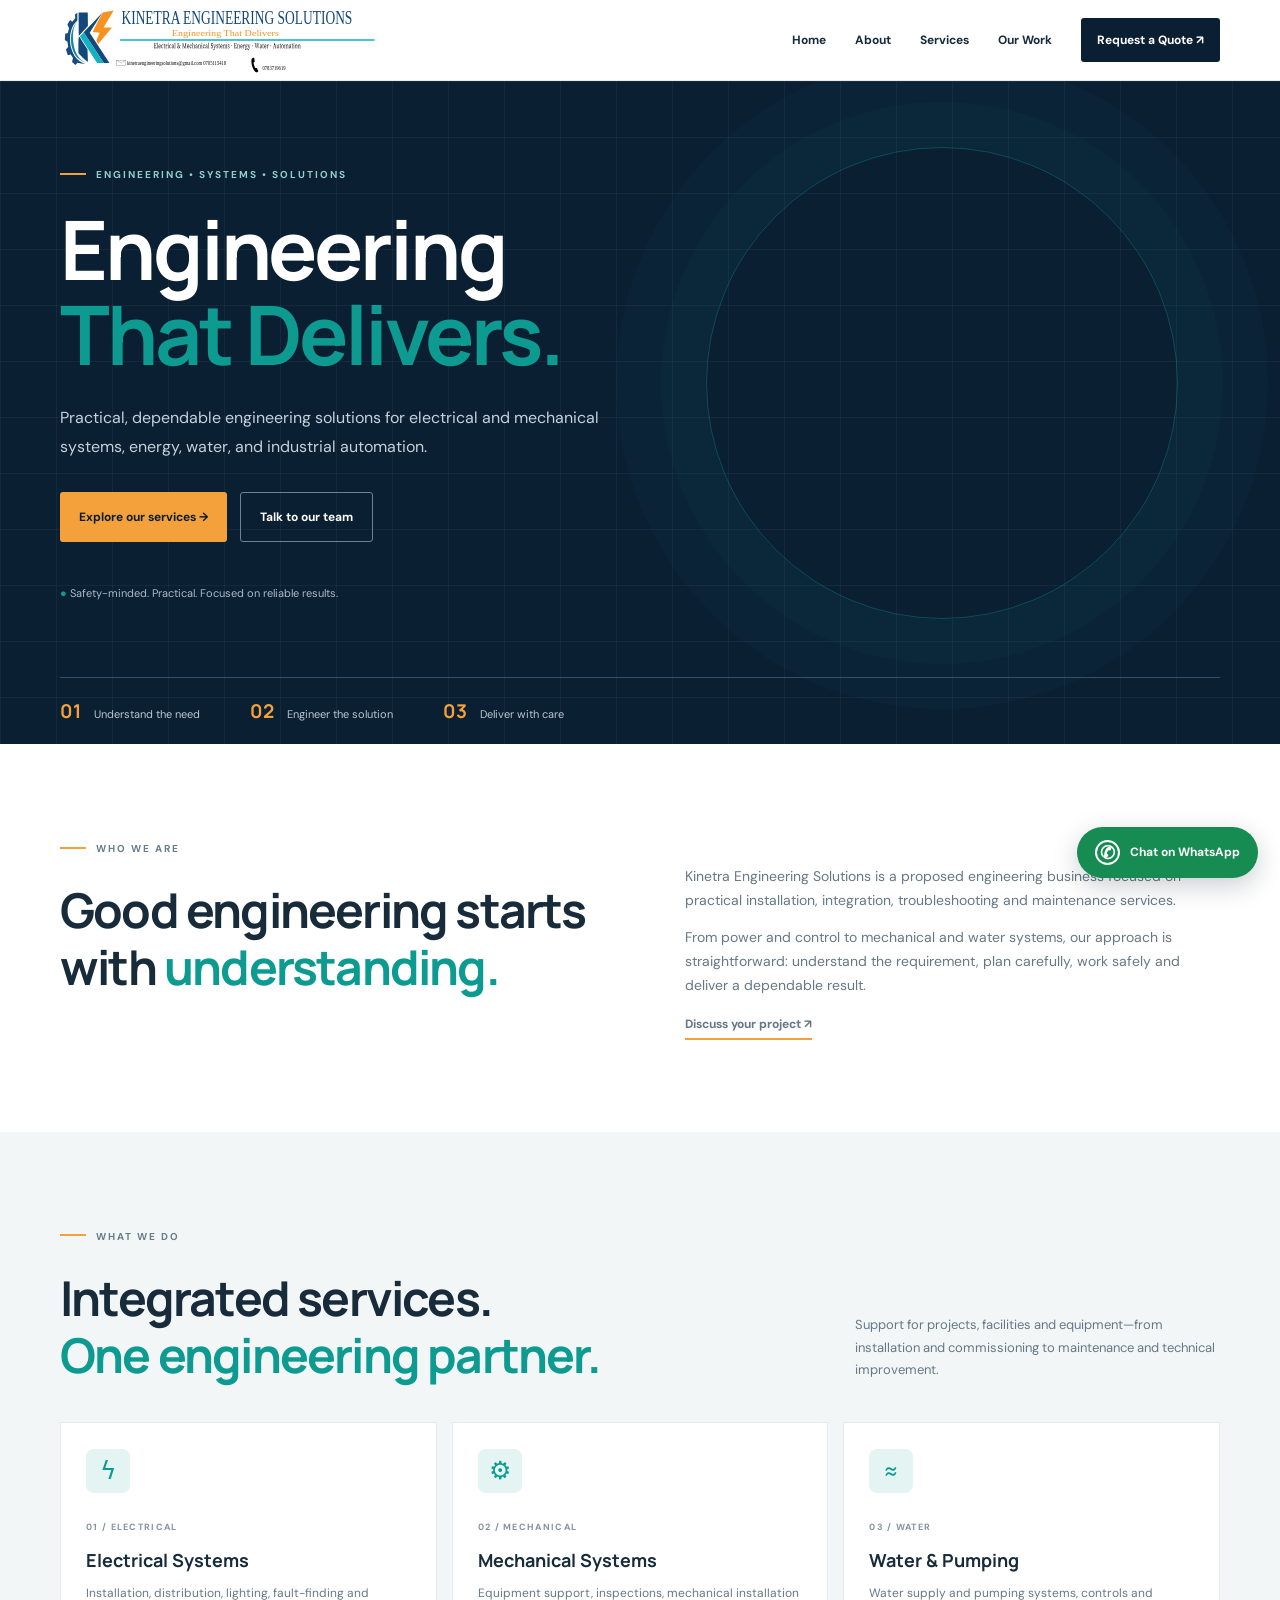
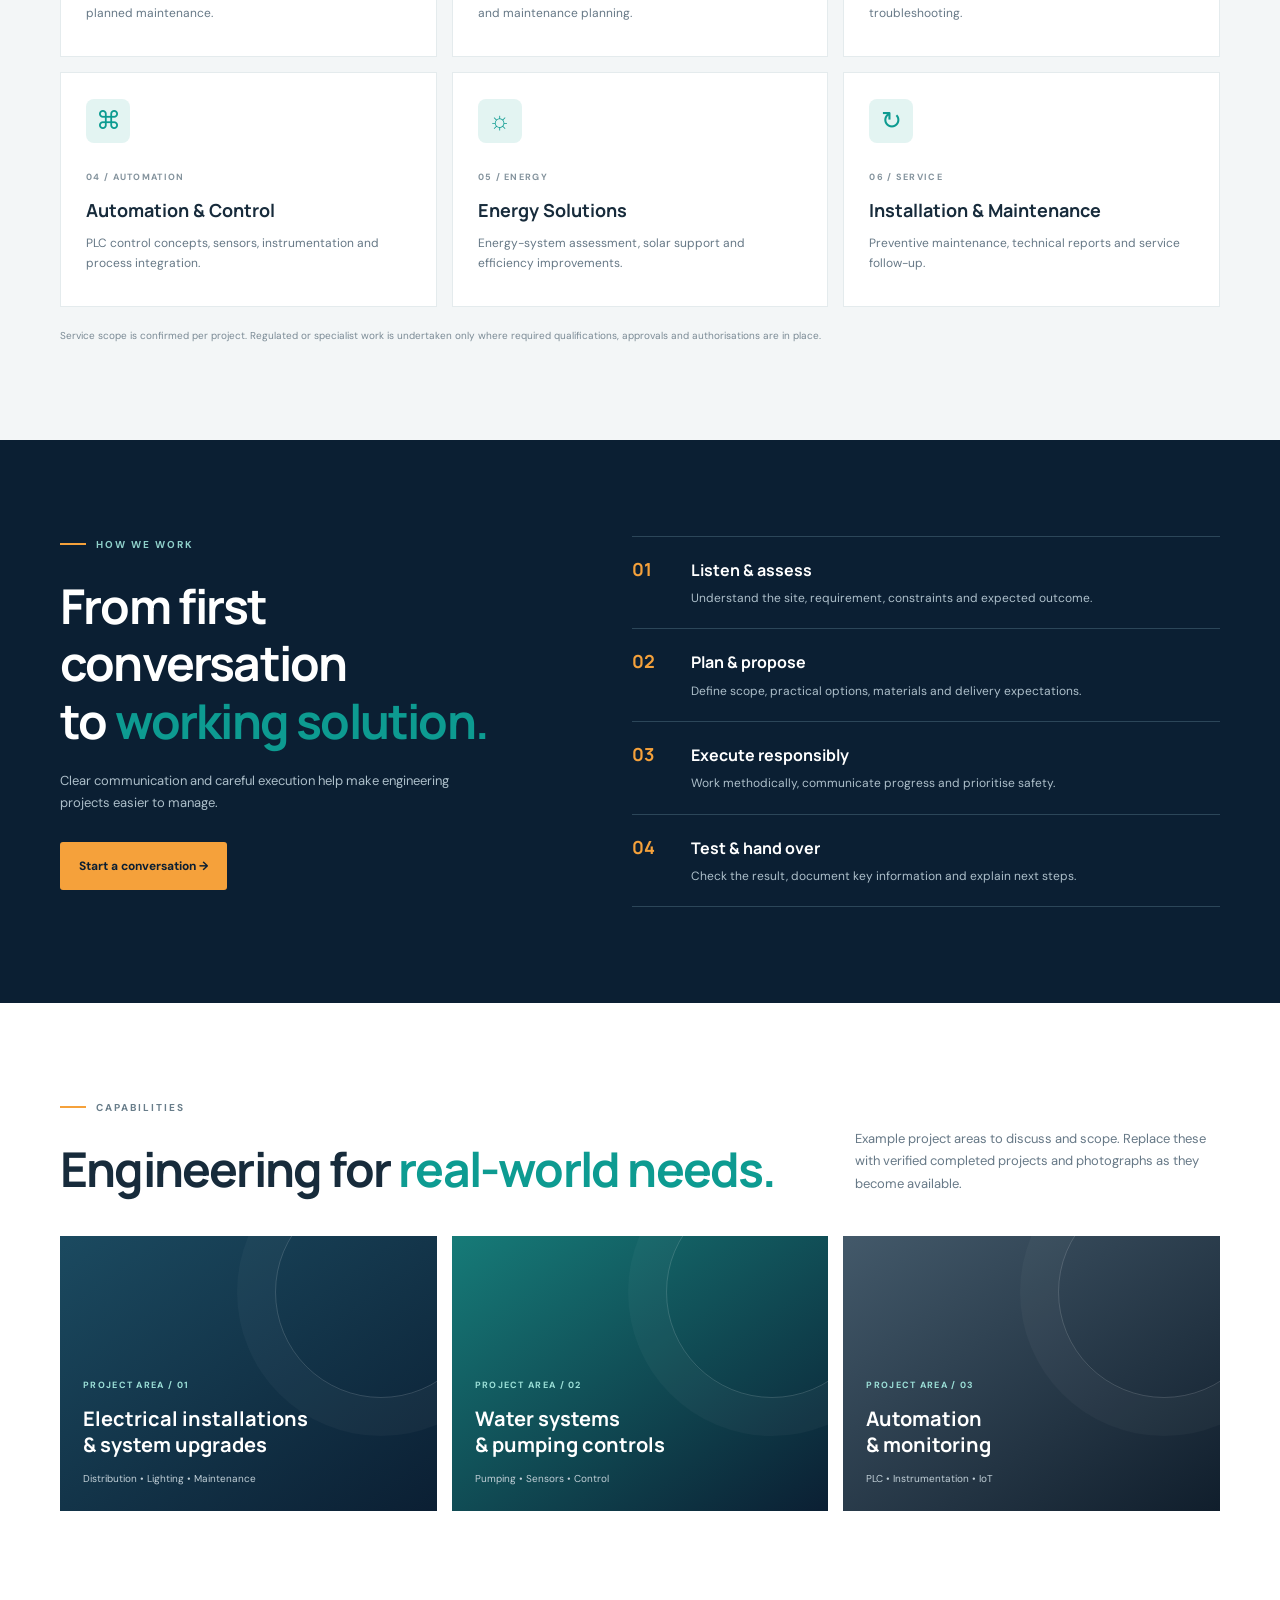
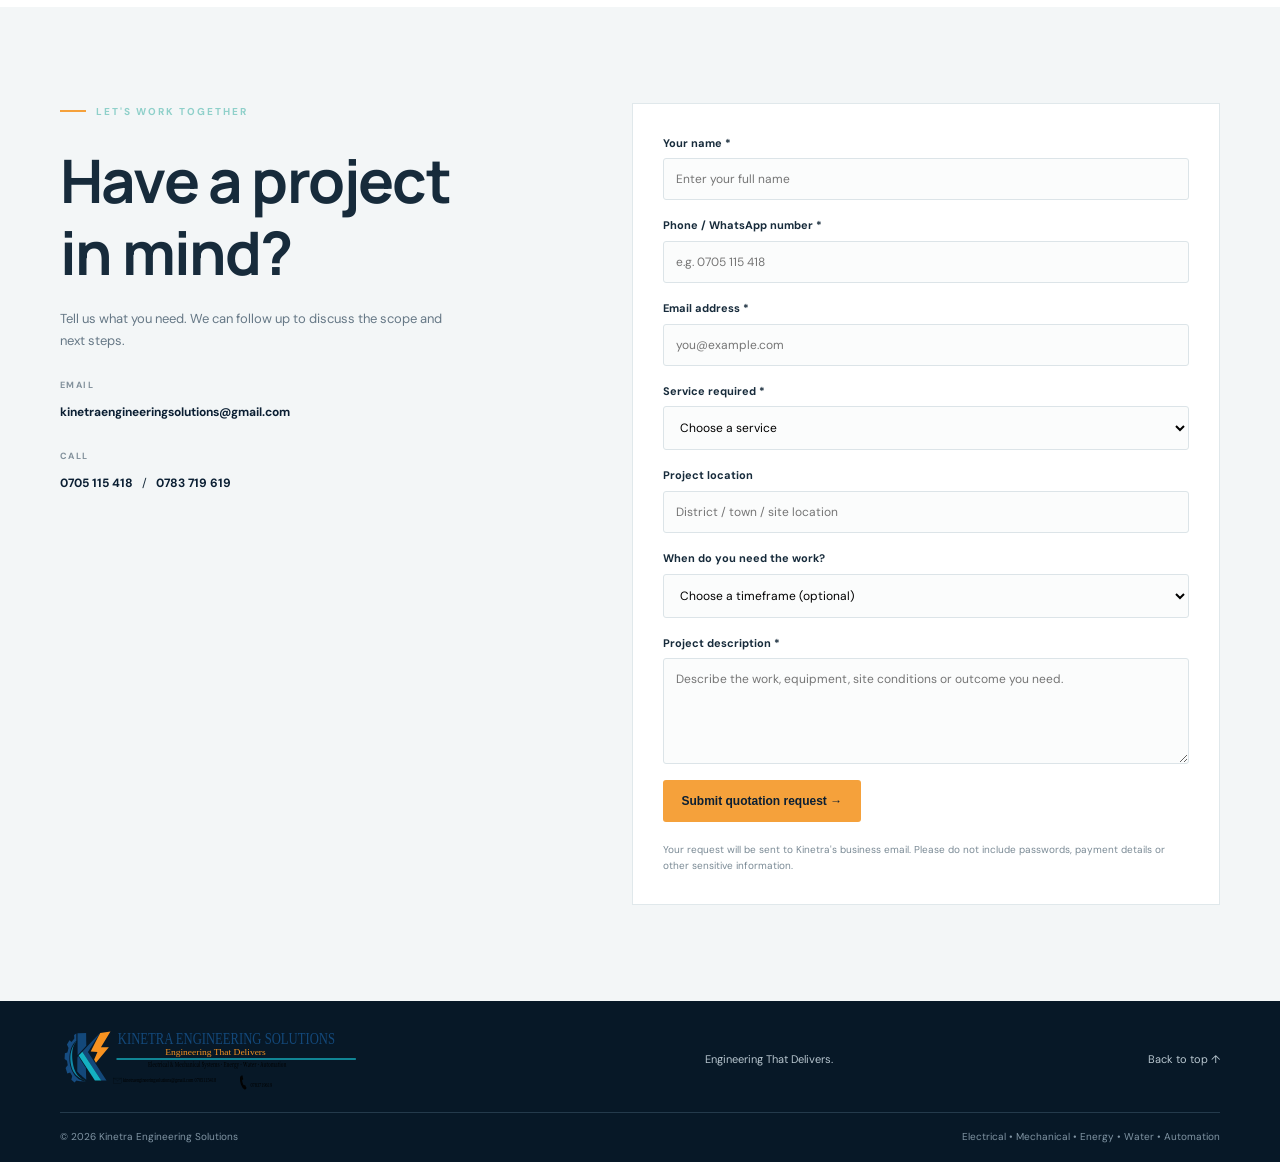
<file: index.html>
<!doctype html>
<html lang="en">
<head>
<meta charset="utf-8"><meta name="viewport" content="width=device-width, initial-scale=1">
<meta name="description" content="Kinetra Engineering Solutions: electrical, mechanical, energy, water and automation services.">
<meta name="theme-color" content="#0b1f33">
<title>Kinetra Engineering Solutions | Engineering That Delivers</title>
<link rel="stylesheet" href="styles.css"><script src="script.js" defer></script>
</head>
<body>
<header class="header"><nav class="nav wrap">
<a class="brand brand-image" href="#home" aria-label="Kinetra Engineering Solutions home"><img src="logo.svg" alt="Kinetra Engineering Solutions — Engineering That Delivers"></a>
<button id="menuToggle" class="menu" aria-expanded="false" aria-label="Open navigation">☰</button>
<div id="navLinks" class="links"><a href="#home">Home</a><a href="#about">About</a><a href="#services">Services</a><a href="#projects">Our Work</a><a class="navcta" href="#contact">Request a Quote ↗</a></div>
</nav></header>
<main>
<section class="hero" id="home"><div class="grid"></div><div class="wrap hero-inner">
<p class="eyebrow">ENGINEERING • SYSTEMS • SOLUTIONS</p><h1>Engineering<br><em>That Delivers.</em></h1>
<p class="lead">Practical, dependable engineering solutions for electrical and mechanical systems, energy, water, and industrial automation.</p>
<div class="actions"><a class="btn orange" href="#services">Explore our services →</a><a class="btn outline" href="#contact">Talk to our team</a></div>
<p class="note">● Safety-minded. Practical. Focused on reliable results.</p></div>
<div class="wrap hero-foot"><span><b>01</b> Understand the need</span><span><b>02</b> Engineer the solution</span><span><b>03</b> Deliver with care</span></div></section>
<section class="section wrap intro" id="about"><div><p class="eyebrow dark">WHO WE ARE</p><h2>Good engineering starts with <em>understanding.</em></h2></div><div class="bodycopy"><p>Kinetra Engineering Solutions is a proposed engineering business focused on practical installation, integration, troubleshooting and maintenance services.</p><p>From power and control to mechanical and water systems, our approach is straightforward: understand the requirement, plan carefully, work safely and deliver a dependable result.</p><a class="textlink" href="#contact">Discuss your project ↗</a></div></section>
<section class="section services" id="services"><div class="wrap"><div class="sectionhead"><div><p class="eyebrow dark">WHAT WE DO</p><h2>Integrated services.<br><em>One engineering partner.</em></h2></div><p>Support for projects, facilities and equipment—from installation and commissioning to maintenance and technical improvement.</p></div>
<div class="cards">
<article><span class="ico">ϟ</span><small>01 / ELECTRICAL</small><h3>Electrical Systems</h3><p>Installation, distribution, lighting, fault-finding and planned maintenance.</p></article>
<article><span class="ico">⚙</span><small>02 / MECHANICAL</small><h3>Mechanical Systems</h3><p>Equipment support, inspections, mechanical installation and maintenance planning.</p></article>
<article><span class="ico">≈</span><small>03 / WATER</small><h3>Water & Pumping</h3><p>Water supply and pumping systems, controls and troubleshooting.</p></article>
<article><span class="ico">⌘</span><small>04 / AUTOMATION</small><h3>Automation & Control</h3><p>PLC control concepts, sensors, instrumentation and process integration.</p></article>
<article><span class="ico">☼</span><small>05 / ENERGY</small><h3>Energy Solutions</h3><p>Energy-system assessment, solar support and efficiency improvements.</p></article>
<article><span class="ico">↻</span><small>06 / SERVICE</small><h3>Installation & Maintenance</h3><p>Preventive maintenance, technical reports and service follow-up.</p></article>
</div><p class="fineprint">Service scope is confirmed per project. Regulated or specialist work is undertaken only where required qualifications, approvals and authorisations are in place.</p></div></section>
<section class="section approach"><div class="wrap split"><div><p class="eyebrow">HOW WE WORK</p><h2>From first conversation<br>to <em>working solution.</em></h2><p class="muted">Clear communication and careful execution help make engineering projects easier to manage.</p><a class="btn orange" href="#contact">Start a conversation →</a></div><div class="steps">
<div><b>01</b><section><h3>Listen & assess</h3><p>Understand the site, requirement, constraints and expected outcome.</p></section></div>
<div><b>02</b><section><h3>Plan & propose</h3><p>Define scope, practical options, materials and delivery expectations.</p></section></div>
<div><b>03</b><section><h3>Execute responsibly</h3><p>Work methodically, communicate progress and prioritise safety.</p></section></div>
<div><b>04</b><section><h3>Test & hand over</h3><p>Check the result, document key information and explain next steps.</p></section></div>
</div></div></section>
<section class="section wrap" id="projects"><div class="sectionhead"><div><p class="eyebrow dark">CAPABILITIES</p><h2>Engineering for <em>real-world needs.</em></h2></div><p>Example project areas to discuss and scope. Replace these with verified completed projects and photographs as they become available.</p></div>
<div class="workcards"><article><small>PROJECT AREA / 01</small><h3>Electrical installations<br>& system upgrades</h3><p>Distribution • Lighting • Maintenance</p></article><article><small>PROJECT AREA / 02</small><h3>Water systems<br>& pumping controls</h3><p>Pumping • Sensors • Control</p></article><article><small>PROJECT AREA / 03</small><h3>Automation<br>& monitoring</h3><p>PLC • Instrumentation • IoT</p></article></div></section>
<section class="section contact" id="contact"><div class="wrap split"><div><p class="eyebrow">LET'S WORK TOGETHER</p><h2>Have a project<br>in mind?</h2><p class="muted">Tell us what you need. We can follow up to discuss the scope and next steps.</p><div class="detail"><small>EMAIL</small><a href="mailto:kinetraengineeringsolutions@gmail.com">kinetraengineeringsolutions@gmail.com</a></div><div class="detail"><small>CALL</small><a href="tel:+256705115418">0705 115 418</a> / <a href="tel:+256783719619">0783 719 619</a></div></div>
<form id="quoteForm" action="https://formsubmit.co/kinetraengineeringsolutions@gmail.com" method="POST">
<input type="hidden" name="_subject" value="New quotation request — Kinetra Engineering Solutions">
<input type="hidden" name="_template" value="table">
<input type="hidden" name="_next" value="https://kinetra-engineering-solutions.pages.dev/thank-you.html">
<input type="hidden" name="_url" value="https://kinetra-engineering-solutions.pages.dev/">
<div class="honeypot" aria-hidden="true"><label for="website">Leave this field empty</label><input id="website" name="_honey" tabindex="-1" autocomplete="off"></div>
<label for="name">Your name *</label><input id="name" name="name" autocomplete="name" required placeholder="Enter your full name">
<label for="phone">Phone / WhatsApp number *</label><input id="phone" name="phone" type="tel" autocomplete="tel" required placeholder="e.g. 0705 115 418">
<label for="email">Email address *</label><input id="email" name="email" type="email" autocomplete="email" required placeholder="you@example.com">
<label for="service">Service required *</label><select id="service" name="service" required><option value="">Choose a service</option><option>Electrical systems</option><option>Mechanical systems</option><option>Water and pumping</option><option>Automation and control</option><option>Energy solutions</option><option>Installation and maintenance</option><option>Other / not sure</option></select>
<label for="location">Project location</label><input id="location" name="project_location" placeholder="District / town / site location">
<label for="timeline">When do you need the work?</label><select id="timeline" name="preferred_timeline"><option value="Not specified">Choose a timeframe (optional)</option><option>As soon as possible</option><option>Within 2–4 weeks</option><option>Within 1–3 months</option><option>Planning / seeking advice</option></select>
<label for="message">Project description *</label><textarea id="message" name="project_description" rows="5" required placeholder="Describe the work, equipment, site conditions or outcome you need."></textarea>
<button class="btn orange" type="submit">Submit quotation request →</button>
<p class="fineprint">Your request will be sent to Kinetra's business email. Please do not include passwords, payment details or other sensitive information.</p>
</form></div></section>
</main>
<footer><div class="wrap footmain"><a class="brand brand-image" href="#home" aria-label="Kinetra Engineering Solutions home"><img src="logo.svg" alt="Kinetra Engineering Solutions — Engineering That Delivers"></a><p>Engineering That Delivers.</p><a href="#home">Back to top ↑</a></div><div class="wrap footbottom"><span>© <span id="year"></span> Kinetra Engineering Solutions</span><span>Electrical • Mechanical • Energy • Water • Automation</span></div></footer>
<a class="whatsapp-float" href="https://wa.me/256705115418?text=Hello%20Kinetra%20Engineering%20Solutions%2C%20I%20would%20like%20to%20enquire%20about%20your%20services." target="_blank" rel="noopener noreferrer" aria-label="Chat with Kinetra Engineering Solutions on WhatsApp"><span class="whatsapp-symbol" aria-hidden="true">✆</span><span>Chat on WhatsApp</span></a>
</body></html>
</file>
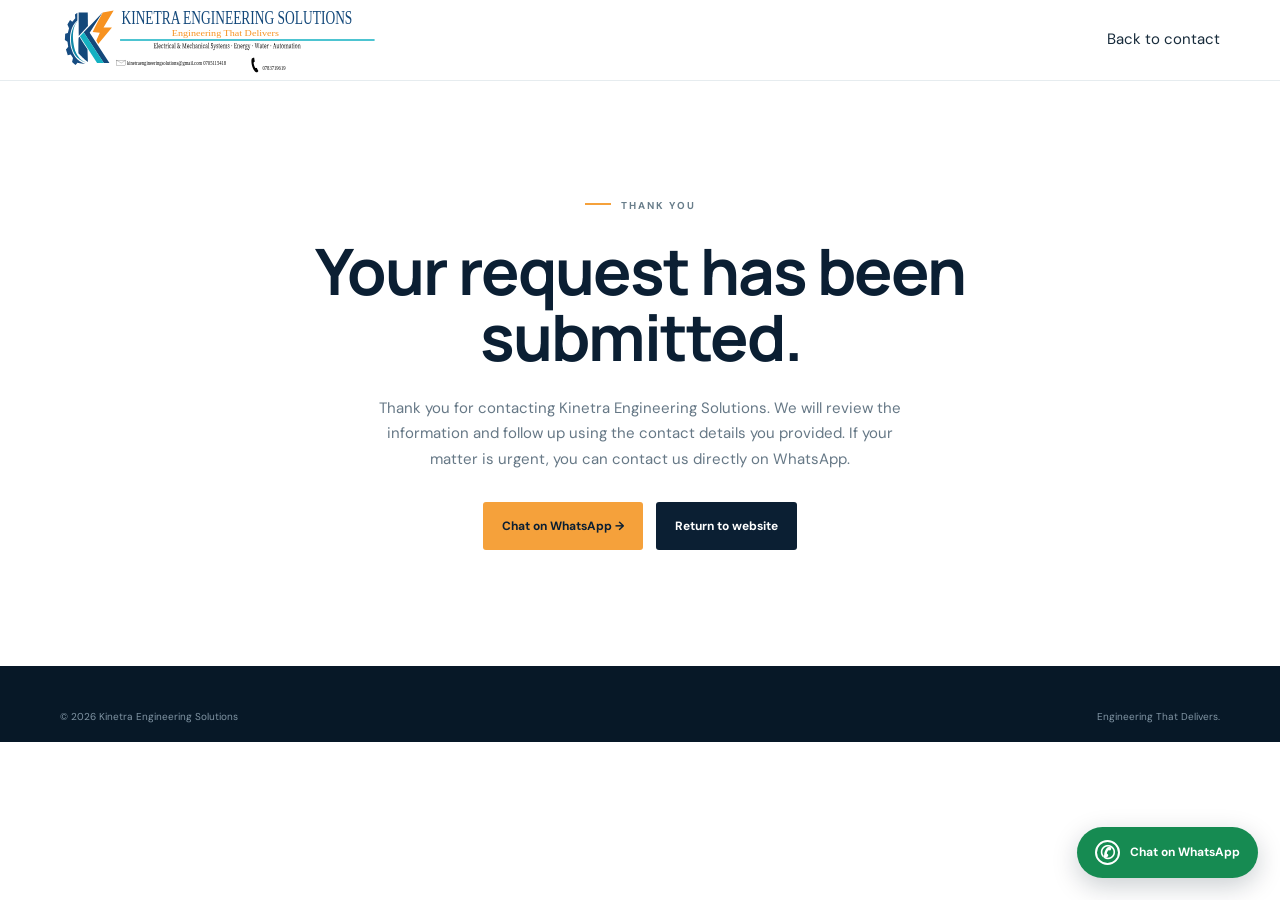
<file: thank-you.html>
<!doctype html>
<html lang="en">
<head>
<meta charset="utf-8"><meta name="viewport" content="width=device-width, initial-scale=1">
<meta name="theme-color" content="#0b1f33">
<meta name="robots" content="noindex">
<title>Request Received | Kinetra Engineering Solutions</title>
<link rel="stylesheet" href="styles.css">
</head>
<body>
<header class="header"><nav class="nav wrap"><a class="brand brand-image" href="index.html" aria-label="Kinetra Engineering Solutions home"><img src="logo.svg" alt="Kinetra Engineering Solutions — Engineering That Delivers"></a><a class="navcta" href="index.html#contact">Back to contact</a></nav></header>
<main class="section wrap" style="min-height:65vh;display:grid;place-items:center;text-align:center"><div style="max-width:680px"><p class="eyebrow dark">THANK YOU</p><h1 style="font-size:clamp(38px,6vw,64px);letter-spacing:-2px;color:#0b1f33">Your request has been submitted.</h1><p style="color:#667886;max-width:540px;margin:20px auto">Thank you for contacting Kinetra Engineering Solutions. We will review the information and follow up using the contact details you provided. If your matter is urgent, you can contact us directly on WhatsApp.</p><div class="actions" style="justify-content:center"><a class="btn orange" href="https://wa.me/256705115418?text=Hello%20Kinetra%2C%20I%20have%20submitted%20a%20quotation%20request." target="_blank" rel="noopener noreferrer">Chat on WhatsApp →</a><a class="btn" style="background:#0b1f33;color:white" href="index.html">Return to website</a></div></div></main>
<footer><div class="wrap footbottom"><span>© <span id="year"></span> Kinetra Engineering Solutions</span><span>Engineering That Delivers.</span></div></footer>
<script>document.getElementById('year').textContent = new Date().getFullYear();</script>
<a class="whatsapp-float" href="https://wa.me/256705115418?text=Hello%20Kinetra%20Engineering%20Solutions%2C%20I%20would%20like%20to%20enquire%20about%20your%20services." target="_blank" rel="noopener noreferrer" aria-label="Chat with Kinetra Engineering Solutions on WhatsApp"><span class="whatsapp-symbol" aria-hidden="true">✆</span><span>Chat on WhatsApp</span></a>
</body></html>
</file>
<file: styles.css>
@import url('https://fonts.googleapis.com/css2?family=DM+Sans:wght@400;500;600;700&family=Manrope:wght@400;500;600;700;800&display=swap');
:root{--navy:#0b1f33;--teal:#0d9b91;--orange:#f5a13b;--ink:#172b3b;--muted:#667886;--pale:#f3f6f7;--line:#dce5e8;--max:1160px}
*{box-sizing:border-box}html{scroll-behavior:smooth;scroll-padding-top:80px}body{margin:0;color:var(--ink);font:15px/1.7 "DM Sans",Arial,sans-serif}a{color:inherit;text-decoration:none}h1,h2,h3{font-family:Manrope,Arial,sans-serif}p{margin-top:0}.wrap{width:min(var(--max),calc(100% - 44px));margin:auto}.header{position:sticky;top:0;z-index:10;background:#ffffffed;border-bottom:1px solid #e6ecef;backdrop-filter:blur(12px)}.nav{height:80px;display:flex;align-items:center;justify-content:space-between}.brand{display:flex;align-items:center;gap:10px;font:800 15px/1.2 Manrope,sans-serif;letter-spacing:1px;color:var(--navy)}.brand small{display:block;font-size:9px;letter-spacing:1.5px;color:#71818d;margin-top:4px}.mark{width:42px;height:42px;border-radius:9px;background:var(--navy);color:white;display:grid;place-items:center;font-size:26px;font-style:italic;position:relative}.mark span{color:var(--orange);font-size:17px}.links{display:flex;align-items:center;gap:29px;font-size:12px;font-weight:700}.links a:hover{color:var(--teal)}.links .navcta{padding:12px 16px;background:var(--navy);color:#fff;border-radius:3px}.menu{display:none;background:none;border:0;font-size:26px;color:var(--navy)}
.hero{min-height:660px;background:var(--navy);color:#fff;position:relative;overflow:hidden;display:flex;align-items:center}.grid{position:absolute;inset:0;background-image:linear-gradient(#ffffff0b 1px,transparent 1px),linear-gradient(90deg,#ffffff0b 1px,transparent 1px);background-size:56px 56px}.hero:after{content:"";position:absolute;width:470px;height:470px;border:1px solid #0d9b9160;border-radius:50%;right:8%;top:10%;box-shadow:0 0 0 45px #0d9b910a,0 0 0 90px #0d9b9108}.hero-inner{position:relative;z-index:1;padding:85px 0 130px}.eyebrow{font-size:10px;font-weight:700;letter-spacing:2px;color:#8fd0ca;margin-bottom:24px}.eyebrow:before{content:"";display:inline-block;width:26px;height:2px;background:var(--orange);vertical-align:middle;margin:0 10px 3px 0}.eyebrow.dark{color:#687d8a}h1{font-size:clamp(48px,7vw,82px);line-height:1.04;letter-spacing:-3px;margin:0 0 25px}em{font-style:normal;color:var(--teal)}.lead{font-size:16px;line-height:1.85;color:#c4d1da;max-width:600px}.actions{display:flex;gap:13px;flex-wrap:wrap;margin-top:30px}.btn{display:inline-flex;align-items:center;justify-content:center;padding:14px 19px;border:0;border-radius:3px;font-weight:700;font-size:12px;cursor:pointer;transition:transform .2s}.btn:hover{transform:translateY(-2px)}.orange{background:var(--orange);color:var(--navy)}.outline{border:1px solid #6b8292;color:white}.note{font-size:11px;color:#a8bbc7;margin-top:42px}.note:first-letter{color:var(--teal)}.hero-foot{position:absolute;bottom:0;left:50%;transform:translateX(-50%);display:flex;gap:50px;border-top:1px solid #365064;padding:20px 0;color:#b9c8d1;font-size:11px}.hero-foot b{color:var(--orange);font:700 19px Manrope;margin-right:10px}
.section{padding-top:96px;padding-bottom:96px}.intro{display:grid;grid-template-columns:1fr 1fr;gap:90px}.intro h2,.sectionhead h2,.approach h2,.contact h2{font-size:clamp(32px,4vw,48px);line-height:1.2;letter-spacing:-1.8px;margin:0}.bodycopy{color:var(--muted);font-size:14px;padding-top:25px}.textlink{font-size:12px;font-weight:700;border-bottom:2px solid var(--orange);padding-bottom:6px}.services,.contact{background:var(--pale)}.sectionhead{display:flex;justify-content:space-between;align-items:end;gap:55px;margin-bottom:38px}.sectionhead>p{max-width:365px;color:var(--muted);font-size:13px;margin-bottom:3px}.cards{display:grid;grid-template-columns:repeat(3,1fr);gap:15px}.cards article{position:relative;background:#fff;padding:26px 25px;min-height:235px;border:1px solid #e4ebed;transition:transform .2s,border-color .2s}.cards article:hover{transform:translateY(-4px);border-color:#89c8c2}.ico{display:grid;place-items:center;background:#e3f4f2;color:var(--teal);width:44px;height:44px;border-radius:8px;font-size:25px;margin-bottom:20px}.cards small,.workcards small{font-size:9px;letter-spacing:1.3px;color:#84939d;font-weight:700}.cards h3{font-size:18px;margin:7px 0}.cards p{font-size:12px;color:var(--muted);margin:0}.fineprint{font-size:10px;color:#7a8a95;margin:20px 0 0}
.approach{background:var(--navy);color:white}.split{display:grid;grid-template-columns:.9fr 1.1fr;gap:90px}.approach h2{margin-bottom:20px}.muted{font-size:13px;color:#adbfca;max-width:390px}.approach .btn{margin-top:15px}.steps{border-top:1px solid #2c4659}.steps>div{display:grid;grid-template-columns:42px 1fr;gap:17px;padding:20px 0;border-bottom:1px solid #2c4659}.steps b{font:700 18px Manrope;color:var(--orange)}.steps h3{font-size:16px;margin:0 0 4px}.steps p{font-size:12px;color:#adbfca;margin:0}
.workcards{display:grid;grid-template-columns:repeat(3,1fr);gap:15px}.workcards article{min-height:275px;padding:0 23px 24px;display:flex;flex-direction:column;justify-content:end;color:#fff;background:linear-gradient(145deg,#1b4a60,#0b1f33);position:relative;overflow:hidden}.workcards article:before{content:"";position:absolute;width:210px;height:210px;border:1px solid #ffffff28;border-radius:50%;right:-50px;top:-50px;box-shadow:0 0 0 38px #ffffff08}.workcards article:nth-child(2){background:linear-gradient(145deg,#167b78,#0b1f33)}.workcards article:nth-child(3){background:linear-gradient(145deg,#43596a,#101e2c)}.workcards small,.workcards h3,.workcards p{position:relative}.workcards small{color:#9ce0d8}.workcards h3{font-size:20px;line-height:1.3;margin:12px 0}.workcards p{font-size:10px;color:#c2d0d8;margin:0}
.contact h2{font-size:clamp(42px,5vw,60px);margin-bottom:20px}.contact .muted{color:var(--muted)}.detail{margin-top:26px;font-size:12px;display:flex;gap:9px;flex-wrap:wrap}.detail small{display:block;width:100%;font-size:9px;font-weight:700;letter-spacing:1.4px;color:#82919c}.detail a{font-weight:700;color:var(--navy)}form{background:white;border:1px solid #e0e8eb;padding:30px;display:flex;flex-direction:column}label{font-size:11px;font-weight:700;margin-bottom:6px}input,select,textarea{font:12px "DM Sans",sans-serif;padding:12px;border:1px solid #dce4e8;background:#fbfcfc;border-radius:3px;margin-bottom:16px;width:100%}input:focus,select:focus,textarea:focus{outline:2px solid #0d9b9130;border-color:var(--teal)}textarea{resize:vertical}form .btn{align-self:flex-start}#formStatus{font-size:11px;color:var(--teal);margin:8px 0 0}
footer{background:#071827;color:#b8c6cf;padding:27px 0 17px}.footmain,.footbottom{display:flex;align-items:center;justify-content:space-between;gap:20px}.footmain{padding-bottom:22px;border-bottom:1px solid #243a4b}.footmain .brand{color:#fff}.footmain .brand small{color:#a3b4bf}.footmain p,.footmain>a:last-child{font-size:11px;margin:0}.footbottom{padding-top:15px;font-size:10px;color:#8195a4}
@media(max-width:850px){.links{gap:16px}.intro,.split{gap:40px}.sectionhead{gap:25px}.cards article{padding:22px 18px}}
@media(max-width:680px){.wrap{width:calc(100% - 34px)}.section{padding:70px 0}.nav{height:70px}.menu{display:block}.links{display:none;position:absolute;top:70px;left:0;right:0;background:white;padding:15px 22px 22px;box-shadow:0 12px 20px #07182718;flex-direction:column;align-items:stretch;gap:0}.links.open{display:flex}.links a{padding:12px 0}.links .navcta{text-align:center;margin-top:8px;padding:12px}.hero{min-height:650px}.hero-inner{padding:70px 0 150px}h1{font-size:clamp(47px,12vw,68px);letter-spacing:-2px}.lead{font-size:14px}.hero:after{right:-290px}.hero-foot{gap:10px;justify-content:space-between}.hero-foot span{max-width:32%;font-size:9px}.hero-foot b{display:block;font-size:17px}.intro,.split{grid-template-columns:1fr;gap:24px}.bodycopy{padding-top:0}.sectionhead{display:block}.sectionhead>p{margin-top:18px}.cards,.workcards{grid-template-columns:1fr}.cards article{min-height:200px}.workcards article{min-height:235px}.approach .split{gap:35px}form{padding:22px}.footmain{align-items:flex-start;flex-wrap:wrap}.footmain p{order:3;width:100%}.footbottom{align-items:flex-start;flex-direction:column;gap:5px}}
@media(prefers-reduced-motion:reduce){html{scroll-behavior:auto}*,*:before,*:after{transition:none!important}}

/* Supplied Kinetra full wordmark */
.brand-image{display:flex;align-items:center;flex:0 1 355px;min-width:0}
.brand-image img{display:block;width:100%;max-width:355px;height:auto;max-height:66px;object-fit:contain;object-position:left center}
.footmain .brand-image{flex-basis:330px}
.footmain .brand-image img{max-width:330px;max-height:62px}
@media(max-width:850px){
  .brand-image{flex-basis:300px}
  .brand-image img{max-width:300px;max-height:58px}
}
@media(max-width:680px){
  .brand-image{flex-basis:250px;max-width:calc(100% - 58px)}
  .brand-image img{max-width:250px;max-height:54px}
  .footmain .brand-image{flex-basis:250px}
  .footmain .brand-image img{max-width:250px;max-height:54px}
}


/* Online quotation form and WhatsApp contact */
.whatsapp-float{position:fixed;right:22px;bottom:22px;z-index:30;display:inline-flex;align-items:center;gap:10px;padding:13px 18px;border-radius:999px;background:#168b52;color:#fff;font-size:12px;font-weight:700;box-shadow:0 8px 26px #07182735;transition:transform .2s,box-shadow .2s}
.whatsapp-float:hover{transform:translateY(-3px);box-shadow:0 12px 30px #07182740}
.whatsapp-symbol{display:grid;place-items:center;width:25px;height:25px;border:2px solid #fff;border-radius:50%;font-size:18px;line-height:1}
.honeypot{position:absolute!important;left:-10000px!important;width:1px!important;height:1px!important;overflow:hidden!important}
#quoteForm .fineprint{line-height:1.6}
@media(max-width:680px){.whatsapp-float{right:12px;bottom:12px;padding:11px 14px;font-size:11px}.whatsapp-symbol{width:23px;height:23px}}
</file>
